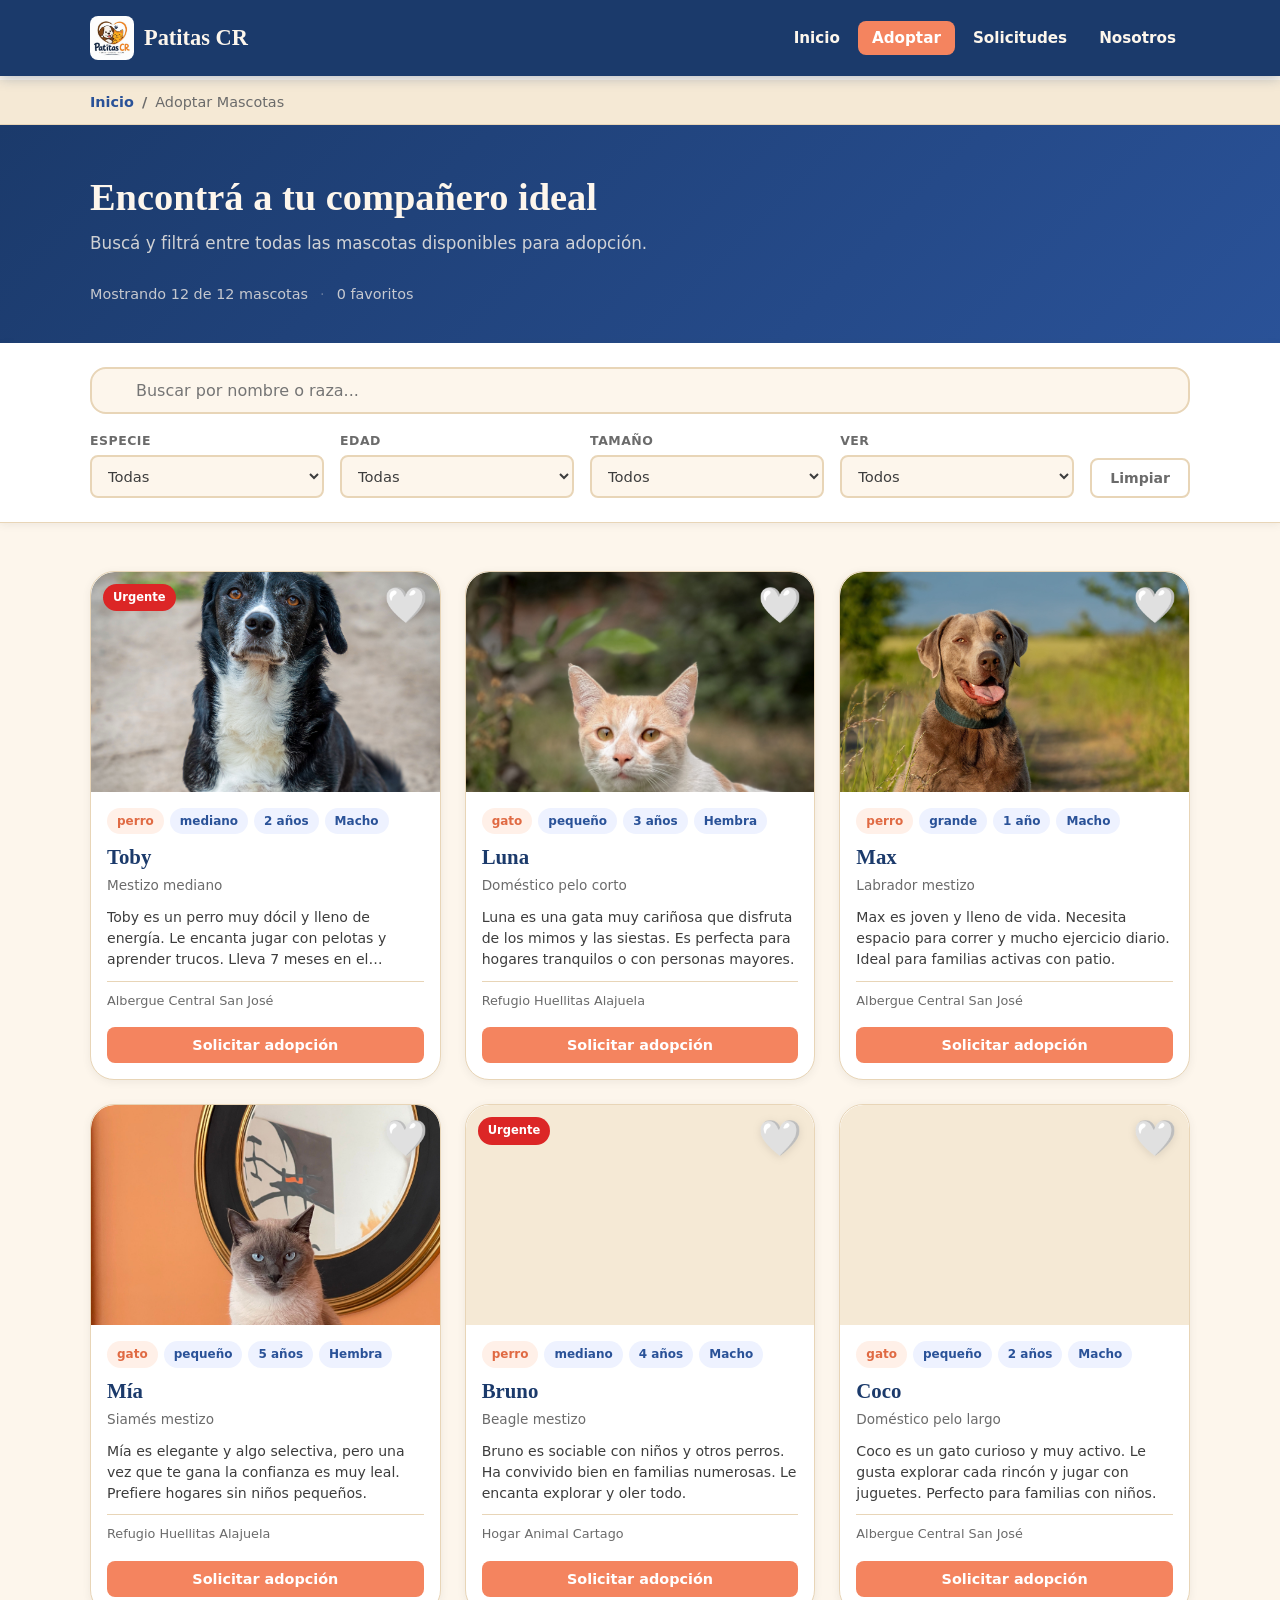
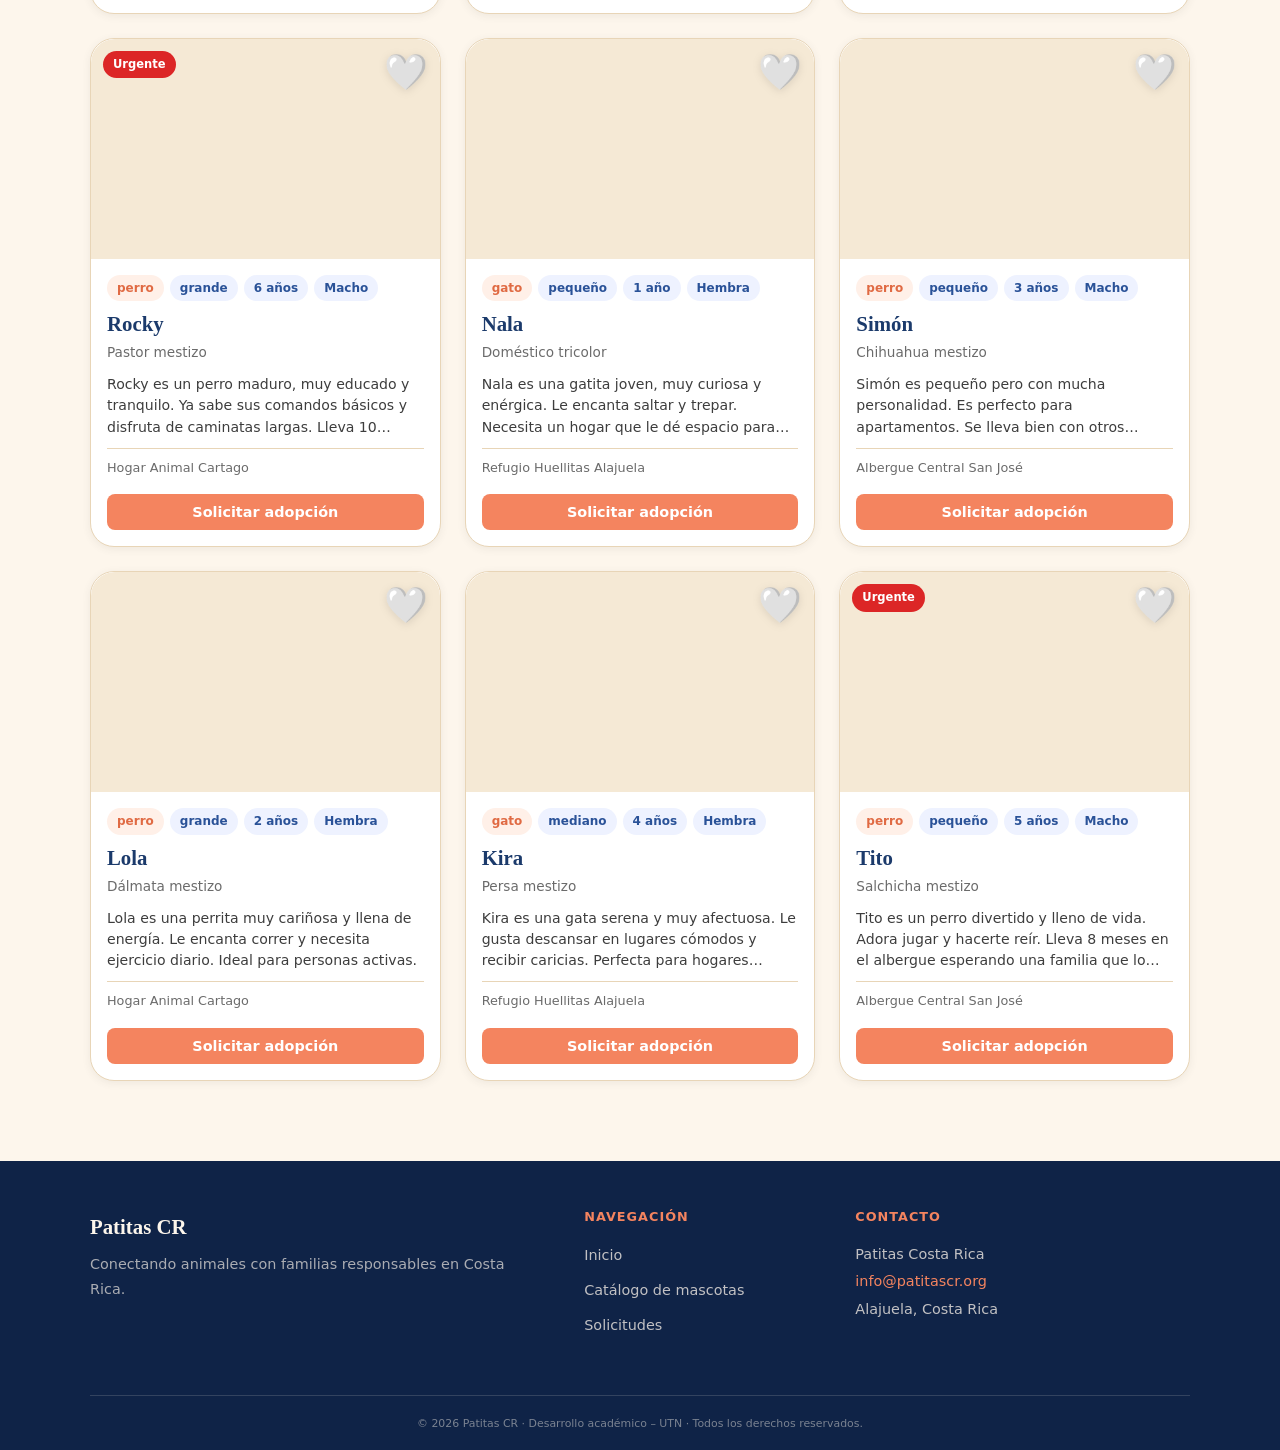
<file: catalogo.html>
<!DOCTYPE html>
<html lang="es">

<head>
    <meta charset="UTF-8">
    <meta name="viewport" content="width=device-width, initial-scale=1.0">
    <meta name="description" content="Explorá el catálogo de mascotas disponibles para adopción en Patitas CR.">
    <link rel="icon" type="image/jpeg" href="Images/adoptaPatitas/Imagen1.jpg" sizes="32x32">
    <link rel="stylesheet" href="css/style.css">
    <title>Patitas CR | Adoptar Mascotas</title>
</head>

<body>
    <!--HEADER-->
    <header class="site-header">
        <div class="container header-content">
            <!--MEDIANTE LA IMAGEN Y EL TITULO DEL HEADER PODEMOS IR AL INCIO-->
            <a href="index.html" class="logo" aria-label="Patitas CR - Inicio">
                <img src="Images/adoptaPatitas/Imagen1.jpg" alt="Patitas CR" class="logo-image">
                <strong>Patitas CR</strong>
            </a>
            <!--ESTO FUNCIONA COMO UN CHECKBOX QUE SI ESTA MARCADO MUESTRA EL MENU, ESTO FUNCIONA JUNTO CON EL CSS-->
            <input type="checkbox" id="menu-toggle" class="menu-toggle">
            <label for="menu-toggle" class="menu-button" aria-label="Abrir menú">
                <span></span><span></span><span></span>
            </label>
            <!--NAV PARA LOS ENLACES DE NAVEGACIÓN-->
            <nav class="main-nav" aria-label="Navegación principal">
                <ul>
                    <li><a href="index.html">Inicio</a></li>
                    <li><a class="active-link" href="catalogo.html">Adoptar</a></li>
                    <li><a href="registro.html">Solicitudes</a></li>
                    <li><a href="index.html#sobre-nosotros">Nosotros</a></li>
                </ul>
            </nav>
        </div>
    </header>

    <!--ESTO ES PARA SABER LA UBICACIÓN ACTUAL-->
    <nav class="breadcrumb" aria-label="Ubicación actual">
        <div class="container"><a href="index.html">Inicio</a><span>Adoptar Mascotas</span></div>
    </nav>

    <main>
    <!--CLASS HERO ES LA PRIMERA SECCION-->
        <section class="catalogo-hero">
            <div class="container">
                <h1>Encontrá a tu compañero ideal</h1>
                <p>Buscá y filtrá entre todas las mascotas disponibles para adopción.</p>
                    <!--DIVISION QUE MUESTRA LAS ESTADÍSTICAS DEL CATALOGO-->
                <div class="catalogo-stats" id="catalogo-stats" aria-live="polite">
                    <span id="stat-mostrando">Cargando...</span>
                    <span class="stat-sep" aria-hidden="true">·</span>
                    <span id="stat-favoritos">0 favoritos</span>
                </div>
            </div>
        </section>

            <!--SECCION DE CONTROLES DE BUSQUEDA Y FILTROS-->
        <section class="controles-section" aria-label="Buscar y filtrar mascotas">
            <!--ESTAS DOS CLASES, UNA ES PARA CENTRAR Y LA OTRA ES PARA ACOMODAR LOS FILTROS-->
            <div class="container controles-wrapper">

                <!--AGRUPA TODO EL BUSCADOR, SECCION PARA EL BUSCADOR-->
                <div class="busqueda-wrapper">
                    <!--EL SR-ONLY ES PARA PANTALLAS LECTORES DE PANTALLA, PERSONAS CON DISCAPACIDAD-->
                    <label for="campo-busqueda" class="sr-only">Buscar mascota por nombre o raza</label>
                    <span class="busqueda-icono" aria-hidden="true"></span>
                    <!--INPUT PARA EL BUSCADOR, DE TIPO SEARCH-->
                    <input type="search" id="campo-busqueda" class="campo-busqueda"
                        placeholder="Buscar por nombre o raza..." autocomplete="off" aria-label="Buscar mascota">
                </div>

                <!--DIVISION PARA LOS FILTROS-->
                <!--EL ARIA LABEL ES PARA PANTALLAS LECTORES DE PANTALLA, PERSONAS CON DISCAPACIDAD-->
                <div class="filtros-grupo" role="group" aria-label="Filtros de búsqueda">
                    <!--CADA FILTRO ES UN DIV CON LA CLASE filtro-item, CADA UNO ES INDEPENDIENTE-->
                    <div class="filtro-item">
                        <label for="filtro-especie">Especie</label>
                        <!--EL SELECT CREA UN MENÚ DESPLEGABLE PARA SELECCIONAR LA ESPECIE-->
                        <select id="filtro-especie" class="filtro-select">
                            <option value="todos">Todas</option>
                            <option value="perro">Perros</option>
                            <option value="gato">Gatos</option>
                        </select>
                    </div>
                    <div class="filtro-item">
                        <label for="filtro-edad">Edad</label>
                        <!--EL SELECT CREA UN MENÚ DESPLEGABLE PARA SELECCIONAR LA EDAD-->
                        <select id="filtro-edad" class="filtro-select">
                            <option value="todos">Todas</option>
                            <option value="cachorro">Cachorro (- de 1 año)</option>
                            <option value="joven">Joven (1-3 años)</option>
                            <option value="adulto">Adulto (4-7 años)</option>
                            <option value="senior">Senior (8+ años)</option>
                        </select>
                    </div>
                    <div class="filtro-item">
                        <label for="filtro-tamaño">Tamaño</label>
                        <!--EL SELECT CREA UN MENÚ DESPLEGABLE PARA SELECCIONAR EL TAMAÑO-->
                        <select id="filtro-tamaño" class="filtro-select">
                            <option value="todos">Todos</option>
                            <option value="pequeño">Pequeño</option>
                            <option value="mediano">Mediano</option>
                            <option value="grande">Grande</option>
                        </select>
                    </div>
                    <div class="filtro-item">
                        <label for="filtro-vista">Ver</label>
                        <!--EL SELECT CREA UN MENÚ DESPLEGABLE PARA SELECCIONAR LA VISTA-->
                        <select id="filtro-vista" class="filtro-select">
                            <option value="todos">Todos</option>
                            <option value="favoritos">Mis favoritos</option>
                            <option value="urgentes">Urgentes</option>
                        </select>
                    </div>
                    <!--BOTON PARA LIMPIAR LOS FILTROS-->
                    <button id="btn-limpiar" class="btn-limpiar" aria-label="Limpiar filtros">Limpiar</button>
                </div>
            </div>
        </section>

        <!--ACA COMIENZA EL CATALOGO DE MASCOTAS-->
        <!--EL ARIA-LABEL ES PARA PANTALLAS LECTORES DE PANTALLA, PERSONAS CON DISCAPACIDAD-->
        <section class="catalogo-section" aria-labelledby="titulo-catalogo">
            <div class="container">
                <!--EL SR-ONLY ES PARA PANTALLAS LECTORES DE PANTALLA, PERSONAS CON DISCAPACIDAD, para que se guien-->
                <h2 id="titulo-catalogo" class="sr-only">Mascotas disponibles</h2>
                <!--EL TOAST ES PARA MOSTRAR MENSAJES DE NOTIFICACIÓN, ejem: ❤️ Agregado a favoritos-->
                <div id="toast" class="toast" role="status" aria-live="polite"></div>
                <!--EN ESTA DIVISION EL GRID VA A SER DONDE JAVASCRIPT VA A DIBUJAR LAS MASCOTAS-->
                <div id="grid-mascotas" class="mascotas-grid" aria-live="polite"></div>
            </div>
        </section>

        <!--DIVISION DEL MODAL SOLICITUD DE ADOPCIÓN, EL ROLE="DIALOG" AYUDA A LOS LECTORES, ES UNA VENTANA DE DIALOGO -->
        <!--EL HIDDEN ES PARA OCULTAR EL MODAL POR DEFECTO-->
        <div id="modal-adopcion" class="modal-overlay" role="dialog" aria-modal="true" aria-labelledby="modal-titulo"
            hidden>

            <!--ESTA DIVISION CONTIENE LA CAJA DONDE ESTA EL MODAL-->
            <div class="modal-caja">
                <!--BOTON PARA CERRAR EL MODAL-->
                <button class="modal-cerrar" id="modal-cerrar" aria-label="Cerrar">×</button>

                <!--DIVISION DEL ENCABEZADO DEL MODAL-->
                <div class="modal-encabezado">
                    <!--PONDRA UN EMOJI, DEPENDIENDO SI ES GATO O PERRO-->
                    <span id="modal-emoji" aria-hidden="true"></span>
                    <h2 id="modal-titulo">Solicitar adopción</h2>
                    <p id="modal-subtitulo">Completá el formulario para expresar tu interés.</p>
                </div>
                <!--ACA COMIENZA EL FORMULARIO-->
                <!--EN LOS INPUT OCULTOS EL USUARIO NO LOS VE, PERO VAN A ALMACENAR INFORMACION-->
                <form id="form-adopcion" novalidate>
                    <input type="hidden" id="adopcion-mascota-id">
                    <input type="hidden" id="adopcion-mascota-nombre">

                    <!--DIVISION DE LOS CAMPOS DEL FORMULARIO, EL ASTERISCO SIGNIFICA QUE ES REQUERIDO-->
                    <!--TODOS LOS CAMPOS ESTAN SEPARADOS POR UNA DIVISION, TIENEN LA MISMA CLASE-->
                    <div class="campo-grupo">
                        <label for="adopcion-nombre">Nombre completo *</label>
                        <input type="text" id="adopcion-nombre" placeholder="Ej: María Rodríguez" autocomplete="name">
                        <span class="campo-error" id="error-adopcion-nombre"></span>
                    </div>
                    <div class="campo-grupo">
                        <label for="adopcion-email">Correo electrónico *</label>
                        <input type="email" id="adopcion-email" placeholder="Ej: maria@correo.com" autocomplete="email">
                        <span class="campo-error" id="error-adopcion-email"></span>
                    </div>
                    <div class="campo-grupo">
                        <label for="adopcion-telefono">Teléfono *</label>
                        <input type="tel" id="adopcion-telefono" placeholder="Ej: 8888-8888" autocomplete="tel">
                        <span class="campo-error" id="error-adopcion-telefono"></span>
                    </div>
                    <div class="campo-grupo">
                        <label for="adopcion-direccion">Dirección *</label>
                        <input type="text" id="adopcion-direccion" placeholder="Ej: San José, Costa Rica" autocomplete="street-address">
                        <span class="campo-error" id="error-adopcion-direccion"></span>
                    </div>
                    <div class="campo-grupo">
                        <label for="adopcion-motivo">¿Por qué querés adoptar esta mascota?</label>
                        <textarea id="adopcion-motivo" rows="3"
                        placeholder="Contanos sobre vos y tu hogar..."></textarea>
                    </div>

                    <!--ESTA DIVISION AGRUPA LOS BOTONES DEL MODAL-->
                    <div class="modal-acciones">
                        <button type="submit" class="btn-primary">Enviar solicitud</button>
                        <button type="button" class="btn-cancelar" id="btn-cancelar-modal">Cancelar</button>
                    </div>
                </form>

                <!--ESTE DIV COMIENZA OCULTO, SIRVE PARA MOSTRAR LA CONFIRMACION DE ENVIO-->
                <div id="modal-confirmacion" class="modal-confirmacion" hidden>
                    <span class="confirmacion-icono" aria-hidden="true"></span>
                    <h3>¡Solicitud enviada!</h3>
                    <p id="confirmacion-texto"></p>
                    <!--CUANDO EL USUARIO HACE CLICK EN EL BOTON, SE CIERRA EL MODAL-->
                    <button class="btn-primary" id="btn-cerrar-confirmacion">Entendido</button>
                </div>
            </div>
        </div>

    </main>

    <footer id="contacto">
        <div class="container footer-content">
            <div class="footer-marca">
                <p class="footer-logo">Patitas CR</p>
                <p>Conectando animales con familias responsables en Costa Rica.</p>
            </div>
            <nav class="footer-nav" aria-label="Pie de página">
                <h5>Navegación</h5>
                <ul>
                    <li><a href="index.html">Inicio</a></li>
                    <li><a href="catalogo.html">Catálogo de mascotas</a></li>
                    <li><a href="registro.html">Solicitudes</a></li>
                </ul>
            </nav>
            <address class="footer-contacto">
                <h5>Contacto</h5>
                Patitas Costa Rica<br>
                <a href="mailto:info@patitascr.org">info@patitascr.org</a><br>
                Alajuela, Costa Rica
            </address>
        </div>
        <div class="footer-bottom">
            <small>© 2026 Patitas CR · Desarrollo académico – UTN · Todos los derechos reservados.</small>
        </div>
    </footer>

    <!--CONEXIÓN A LOS ARCHIVOS JS-->
    <script src="js/catalogo.js"></script>

</body>

</html>
</file>
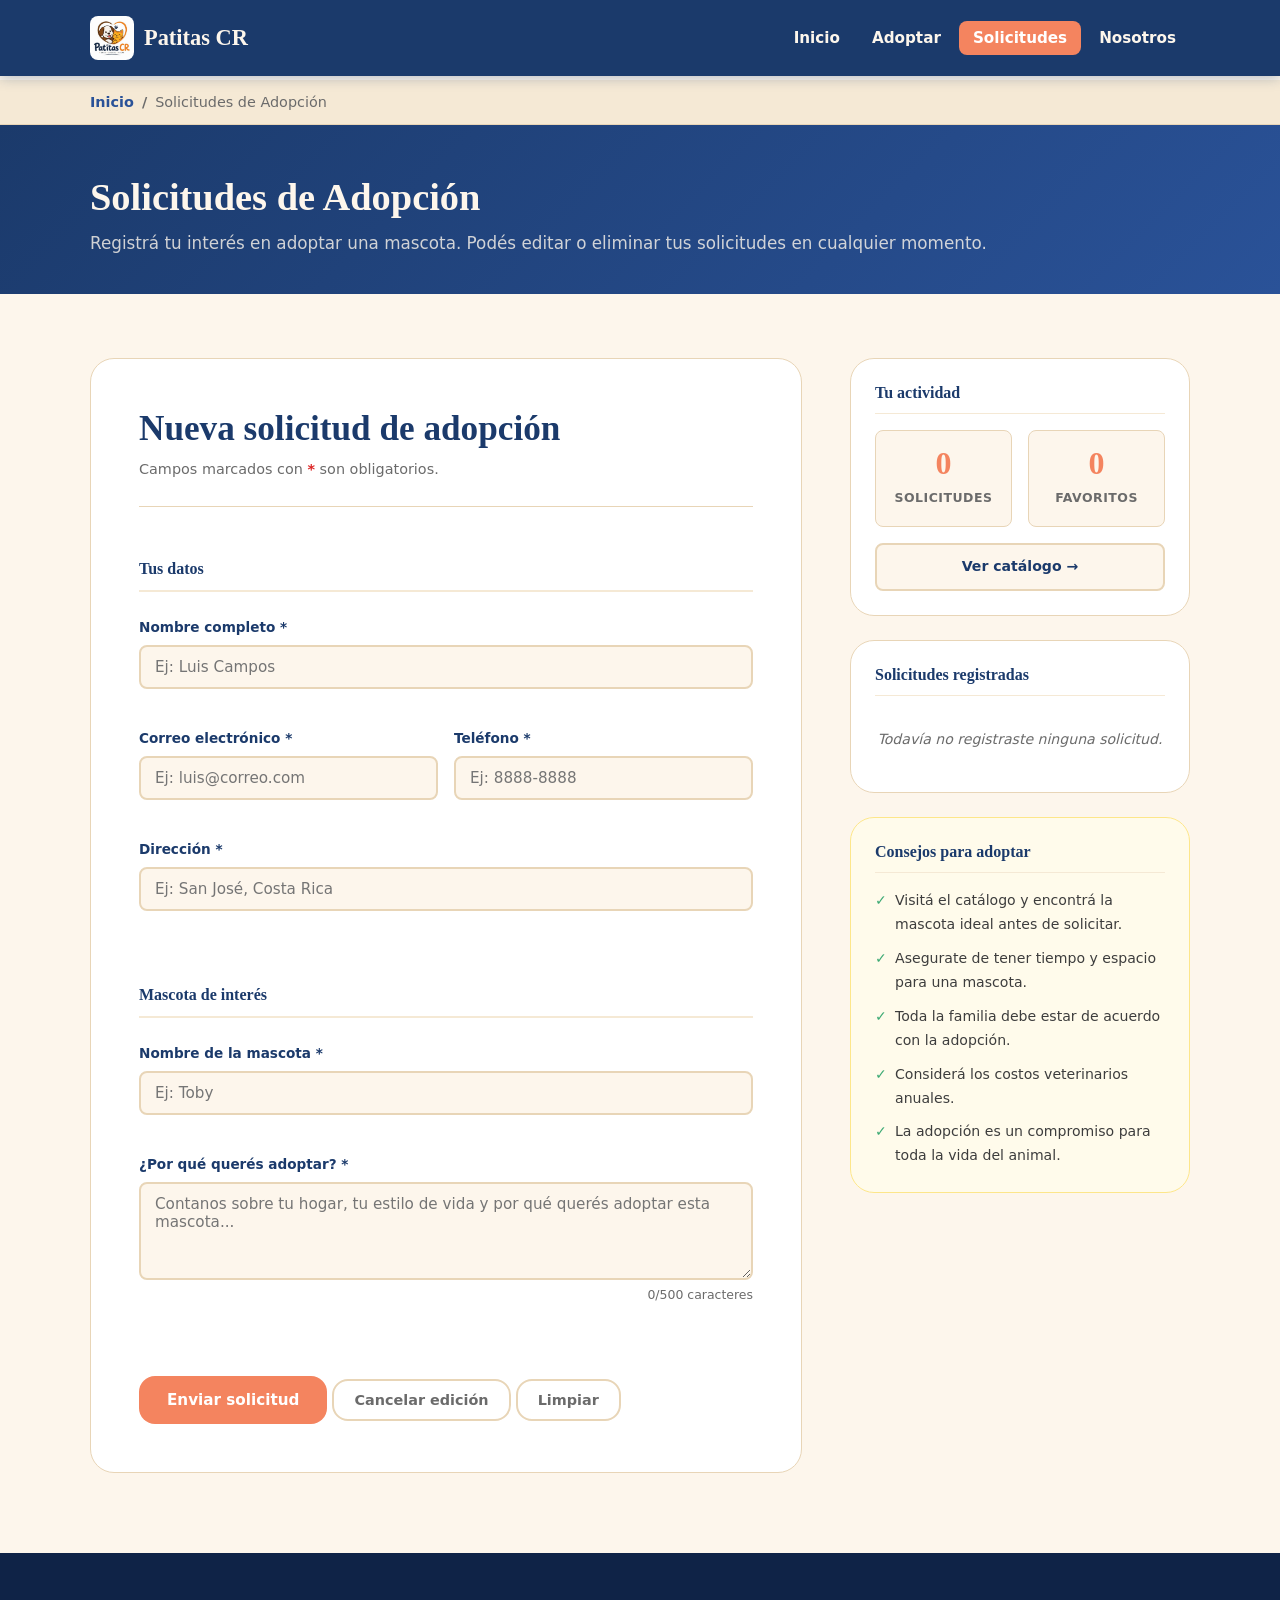
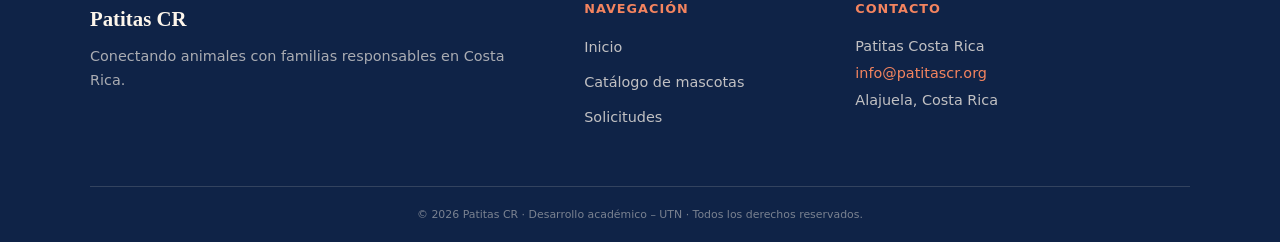
<file: registro.html>
<!DOCTYPE html>
<html lang="es">
<head>
    <meta charset="UTF-8">
    <meta name="viewport" content="width=device-width, initial-scale=1.0">
    <meta name="description" content="Registrá y gestioná tus solicitudes de adopción en Patitas CR.">
    <link rel="icon" type="image/jpeg" href="Images/adoptaPatitas/Imagen1.jpg" sizes="32x32">
    <link rel="stylesheet" href="css/style.css">
    <title>Patitas CR | Solicitudes de Adopción</title>
</head>
<body>

<header class="site-header">
    <div class="container header-content">
        <a href="index.html" class="logo" aria-label="Patitas CR - Inicio">
            <img src="Images/adoptaPatitas/Imagen1.jpg" alt="Patitas CR" class="logo-image">
            <strong>Patitas CR</strong>
        </a>
        <input type="checkbox" id="menu-toggle" class="menu-toggle">
        <label for="menu-toggle" class="menu-button" aria-label="Abrir menú">
            <span></span><span></span><span></span>
        </label>
        <nav class="main-nav" aria-label="Navegación principal">
            <ul>
                <li><a href="index.html">Inicio</a></li>
                <li><a href="catalogo.html">Adoptar</a></li>
                <li><a class="active-link" href="registro.html">Solicitudes</a></li>
                <li><a href="index.html#sobre-nosotros">Nosotros</a></li>
            </ul>
        </nav>
    </div>
</header>

<!--ESTE NAV ES PARA QUE EL USUARIO SE PUEDA UBICAR AL IGUAL QUE ESTA CON UN ARIA-LABEL PARA PERSONA CON DISCAPACIDAD, Y TAMBIEN PUEDA UBICARSE -->
<nav class="breadcrumb" aria-label="Ubicación actual">
    <div class="container"><a href="index.html">Inicio</a><span>Solicitudes de Adopción</span></div>
</nav>

<main>
<!--ESTA ES LA SECCION DE GESTION DE SOLICITUDES, la primera que se muestra al usuario -->
    <section class="gestion-hero">
        <div class="container">
            <h1>Solicitudes de Adopción</h1>
            <p>Registrá tu interés en adoptar una mascota. Podés editar o eliminar tus solicitudes en cualquier momento.</p>
        </div>
    </section>

    <!--ESTO ES UN  SEPARADOR, pero los lectores de pantalla lo ignoran-->
    <div class="paw-divider" aria-hidden="true"></div>

    <!--ACA YA SE ENCUENTRAN LOS AMBOS LADOS PRINCIPALES, FORMULARIO Y LISTA DE SOLICITUDES -->
    <section class="gestion-layout-section">
        <!--ESTE DIV CONTIENE EL LAYOUT QUE HACE QUE EL PANEL LATERAL PERMANEZCA AL LADO DEL FORMULARIO-->
        <div class="container gestion-layout">

            <!--FORMULARIO DE SOLICITUD-->
            <div class="gestion-formulario-col">
                <div class="formulario-wrapper">

                    <!--CONTIENE EL TITULO -->
                    <div class="form-encabezado">
                        <h2 id="form-titulo">Nueva solicitud de adopción</h2>
                        <p>Campos marcados con <span aria-label="obligatorio">*</span> son obligatorios.</p>
                    </div>

                    <!--ESTE DIV QUE MUESTRA LA INFORMACIÓN DE LA MASCOTA PRESELECCIONADA, esta oculto hasta que haya una-->
                    <div id="aviso-mascota" class="aviso-mascota" hidden>
                        <span aria-hidden="true"></span>
                        <!--VA A MOSTRAR EL NOMBRE DE LA MASCOTA SELECCIONADA, pero va a empezar vacio-->
                        <span id="aviso-mascota-texto">Vas a solicitar la adopción de <strong id="aviso-nombre"></strong></span>
                        <button id="btn-quitar-mascota" aria-label="Quitar mascota preseleccionada">×</button>
                    </div>

                    <!--DENTRO DE ESTA ETIQUETA FORM SE VAN A ENCONTRAR TODOS LOS CONTROLES QUE EL USUARIO VA A LLENAR-->
                    <!--EL NOVALIDATE ES POR SI EL NAVEGADOR TIENE HABILITADA LA VALIDACIÓN POR DEFECTO -->
                    <form id="form-solicitud" novalidate>
                        <!--ESTOS INPUTS OCULTOS ALMACENAN INFORMACION PARA JS -->
                        <input type="hidden" id="sol-id-edicion">

                        <!--DENTRO DEL FIELDSET SE ENCUENTRAN LOS CAMPOS DEL FORMULARIO-->
                        <fieldset class="form-fieldset">
                            <legend>Tus datos</legend>

                            <!--EN ESTOS DIV SE GUARDA CADA CAMPO DEL FORMULARIO, nombre, email, teléfono-->
                            <div class="campo-grupo">
                                <!--SI ESTA PRIMERO EL LABEL QUE HACE REFERENCIA AL ID Y DESPUES EL TYPE CON EL ID, SIGNIFICA QUE CUANDO APRIETA EL LABEL, SE ENFOCA EL INPUT -->
                                <label for="sol-nombre">Nombre completo *</label>
                                <input type="text" id="sol-nombre" placeholder="Ej: Luis Campos" autocomplete="name" maxlength="80">
                                <!--ESTO ES POR SI DEJA EL CAMPO VACIO-->
                                <span class="campo-error" id="error-nombre"></span>
                            </div>
                            <!--ESTE DIV CONTIENE LOS CAMPOS DE EMAIL Y TELÉFONO EN UNA MISMA FILA -->
                            <div class="campos-fila">
                                <div class="campo-grupo">
                                    <label for="sol-email">Correo electrónico *</label>
                                    <input type="email" id="sol-email" placeholder="Ej: luis@correo.com" autocomplete="email">
                                    <span class="campo-error" id="error-email"></span>
                                </div>
                                <div class="campo-grupo">
                                    <label for="sol-telefono">Teléfono *</label>
                                    <input type="tel" id="sol-telefono" placeholder="Ej: 8888-8888" autocomplete="tel">
                                    <span class="campo-error" id="error-telefono"></span>
                                </div>
                            </div>

                            <div class="campo-grupo">
                                <label for="sol-direccion">Dirección *</label>
                                <input type="text" id="sol-direccion" placeholder="Ej: San José, Costa Rica" autocomplete="street-address" maxlength="120">
                                <span class="campo-error" id="error-direccion"></span>
                            </div>
                        </fieldset>

                        <!--DENTRO DE ESTE FIELDSET SE ENCUENTRAN LOS CAMPOS RELACIONADOS CON LA MASCOTA DE INTERÉS -->
                        <fieldset class="form-fieldset">
                            <legend>Mascota de interés</legend>
                            <!--ESTE DIV ES PARA EL NOMBRE DE LA MASCOTA -->
                            <div class="campo-grupo">
                                <!--IGUAL QUE LA ANTERIOR CON QUE PRECIONE EL TITULO LO MANDA AL INPUT POR EL ID-->
                                <label for="sol-mascota">Nombre de la mascota *</label>
                                <input type="text" id="sol-mascota" placeholder="Ej: Toby">
                                <span class="campo-error" id="error-mascota"></span>
                            </div>
                            <!--ESTE DIV ES PARA EL MOTIVO DE ADOPTAR -->
                            <div class="campo-grupo">
                                <label for="sol-motivo">¿Por qué querés adoptar? *</label>
                                <textarea id="sol-motivo" rows="4"
                                    placeholder="Contanos sobre tu hogar, tu estilo de vida y por qué querés adoptar esta mascota..."
                                    maxlength="500"></textarea>
                                <div class="textarea-contador">
                                    <span id="contador-motivo">0</span>/500 caracteres
                                </div>
                                <span class="campo-error" id="error-motivo"></span>
                            </div>
                        </fieldset>

                        <!--ESTE DIV COMIENZA OCULTO PERO CUANDO SE ENVIA EL FORMULARIO SE MUESTRA, si se proceso bien o no-->
                        <div id="form-mensaje" class="form-mensaje" role="status" aria-live="polite" hidden></div>


                        <!--ESTE DIV AGRUPA TODOS LOS BOTONES DE ACCION-->
                        <div class="form-acciones">
                            <button type="submit" class="btn-primary btn-submit" id="btn-enviar">
                                Enviar solicitud
                            </button>
                        <!--ESTE BOTON ES PARA CANCELAR LA EDICION DE UNA SOLICITUD EXISTENTE, pero se muestra solo cuando se está editando una solicitud -->
                            <button type="button" class="btn-secundario" id="btn-cancelar-edicion" hidden>
                                Cancelar edición
                            </button>
                            <button type="button" class="btn-secundario" id="btn-limpiar-form">
                                Limpiar
                            </button>
                        </div>
                    </form>
                </div>
            </div>


            <!-- ASIDE, MUESTRA LO QUE SE ENCUENTRA AL APAR DEL FORMULARIO -->
            <aside class="gestion-aside" aria-label="Tus solicitudes registradas">
                <!--ESTE DIV MUESTRA UN RESUMEN DE LA ACTIVIDAD DEL USUARIO, en una tarjeta -->
                <div class="aside-card">
                    <h3>Tu actividad</h3>
                    <!--ESTE CONTENEDOR ORGANIZA ESTADISTICAS-->
                    <div class="actividad-grid">
                        <!--ESTE DIV MUESTRA EL NÚMERO DE SOLICITUDES REGISTRADAS, empieza mostrando 0, despues lo cambia el js-->
                        <div class="actividad-item">
                            <span class="actividad-num" id="resumen-solicitudes">0</span>
                            <span class="actividad-label">Solicitudes</span>
                        </div>
                        <!--ESTE DIV MUESTRA EL NÚMERO DE FAVORITOS, empieza mostrando 0, despues lo cambia el js-->
                        <div class="actividad-item">
                            <span class="actividad-num" id="resumen-favoritos">0</span>
                            <span class="actividad-label">Favoritos</span>
                        </div>
                    </div>
                    <!--ACA ES UNA REFERENCIA QUE MANDA DE NUEVO AL CATÁLOGO-->
                    <a href="catalogo.html" class="btn-ver-catalogo">Ver catálogo →</a>
                </div>

                <!--tarjeta, MUESTRA LAS SOLICITUDES REGISTRADAS-->
                <!--SOLO VA A TENER DOS ELEMENTOS, solicitudes registradas y eliminar todass-->
                <div class="aside-card">
                    <div style="display:flex;align-items:center;justify-content:space-between;margin-bottom:var(--sm);padding-bottom:10px;border-bottom:1.5px solid var(--crema-oscuro);">
                        <h3 style="margin:0;border:none;padding:0;">Solicitudes registradas</h3>
                        <button id="btn-limpiar-todo" class="btn-eliminar-sol" style="display:none;font-size:.8rem;padding:4px 8px;border-radius:var(--r-sm);border:1.5px solid var(--borde);" title="Eliminar todas">
                            Eliminar todas
                        </button>
                    </div>
                    <!--ESTO SALE POR DEFECTO CUANDO AUN NO HAY SOLICITUDES REGISTRADAS, CUANDO SI HAYAN EL JS LO CAMBIARA-->
                    <div id="lista-solicitudes" aria-live="polite">
                        <p class="aside-vacio">Todavía no registraste ninguna solicitud.</p>
                    </div>
                </div>

                <!--tarjeta, MUESTRA CONSEJOS PARA ADOPTAR-->
                <div class="aside-card aside-consejos">
                    <h3>Consejos para adoptar</h3>
                    <ul class="consejos-lista">
                        <li>Visitá el catálogo y encontrá la mascota ideal antes de solicitar.</li>
                        <li>Asegurate de tener tiempo y espacio para una mascota.</li>
                        <li>Toda la familia debe estar de acuerdo con la adopción.</li>
                        <li>Considerá los costos veterinarios anuales.</li>
                        <li>La adopción es un compromiso para toda la vida del animal.</li>
                    </ul>
                </div>

            </aside>
        </div>
    </section>

</main>

<!-- MODAL VER DETALLE -->
<!--ESTE ES PARECIDO AL DE CATALOGO PERO ESTE NOS VA A DAR LA INFORMACIÓN DETALLADA DE CADA SOLICITUD -->
<div id="modal-detalle" class="modal-overlay" role="dialog" aria-modal="true" aria-labelledby="detalle-titulo" hidden>
        <div class="modal-caja">
        <button class="modal-cerrar" id="cerrar-detalle" aria-label="Cerrar">×</button>
        <div class="modal-encabezado">
            <span aria-hidden="true"></span>
            <h2 id="detalle-titulo">Detalle de solicitud</h2>
        </div>
        <div id="detalle-contenido" class="detalle-contenido"></div>
            <div style="margin-top:var(--md);display:flex;gap:var(--sm);">
            <button class="btn-primary" id="btn-editar-desde-detalle">Editar solicitud</button>
            <button class="btn-secundario" id="cerrar-detalle-btn">Cerrar</button>
        </div>
    </div>
</div>

<!-- MODAL CONFIRMAR ELIMINAR -->
<!--LO MISMO, PERO PARA CONFIRMAR LA ELIMINACIÓN DE UNA SOLICITUD -->
<div id="modal-eliminar" class="modal-overlay" role="dialog" aria-modal="true" hidden>
    <div class="modal-caja modal-caja-sm">
        <h2>Confirmar eliminación</h2>
        <p id="msg-eliminar" style="color:var(--texto-suave);margin:var(--sm) 0 var(--md);"></p>
        <div class="modal-acciones-elim">
            <button id="btn-confirmar-eliminar" class="btn-eliminar-confirm">Sí, eliminar</button>
            <button id="btn-cancelar-eliminar" class="btn-cancelar-elim">Cancelar</button>
        </div>
    </div>
</div>

<footer id="contacto">
    <div class="container footer-content">
        <div class="footer-marca">
            <p class="footer-logo">Patitas CR</p>
            <p>Conectando animales con familias responsables en Costa Rica.</p>
        </div>
        <nav class="footer-nav" aria-label="Pie de página">
            <h5>Navegación</h5>
            <ul>
                <li><a href="index.html">Inicio</a></li>
                <li><a href="catalogo.html">Catálogo de mascotas</a></li>
                <li><a href="registro.html">Solicitudes</a></li>
            </ul>
        </nav>
        <address class="footer-contacto">
            <h5>Contacto</h5>
            Patitas Costa Rica<br>
            <a href="mailto:info@patitascr.org">info@patitascr.org</a><br>
            Alajuela, Costa Rica
        </address>
    </div>
    <div class="footer-bottom">
        <small>© 2026 Patitas CR · Desarrollo académico – UTN · Todos los derechos reservados.</small>
    </div>
</footer>

<!--CONEXIÓN A LOS ARCHIVOS JS-->
<script src="js/gestion.js"></script>
</body>
</html>
</file>
<file: css/style.css>
/* ================================================
   PATITAS CR — CSS GLOBAL ÚNICO
   Todas las páginas usan solo este archivo
================================================ */

/* ── TOKENS ─────────────────────────────────────── */
:root {
    --crema: #FDF6EC;
    --crema-oscuro: #F5E9D5;
    --naranja: #F4845F;
    --naranja-hover: #E06A43;
    --azul: #1B3A6B;
    --azul-claro: #2A5298;
    --verde: #3DAA74;
    --texto: #3D3D3D;
    --texto-suave: #6B6B6B;
    --borde: #E8D5B7;
    --blanco: #FFFFFF;

    --f-titulo: Georgia, 'Times New Roman', serif;
    --f-cuerpo: system-ui, -apple-system, Arial, sans-serif;

    --xs: 8px;
    --sm: 16px;
    --md: 24px;
    --lg: 48px;
    --xl: 80px;

    --r-sm: 8px;
    --r-md: 16px;
    --r-lg: 24px;
    --r-pill: 999px;

    --sombra-sm: 0 2px 8px rgba(61, 61, 61, .08);
    --sombra-md: 0 6px 20px rgba(61, 61, 61, .12);
    --sombra-lg: 0 12px 32px rgba(61, 61, 61, .15);
}

/* ── RESET ───────────────────────────────────────── */
*,
*::before,
*::after {
    margin: 0;
    padding: 0;
    box-sizing: border-box;
}

html {
    font-size: 16px;
    scroll-behavior: smooth;
}

body {
    font-family: var(--f-cuerpo);
    background: var(--crema);
    color: var(--texto);
    line-height: 1.7;
    padding-top: 80px;
}

img,
video,
iframe {
    max-width: 100%;
    height: auto;
    display: block;
}

a {
    text-decoration: none;
    color: inherit;
}

ul {
    list-style: none;
}

/* ── UTILIDADES ──────────────────────────────────── */
.container {
    width: min(92%, 1100px);
    margin: 0 auto;
}

section {
    padding: var(--xl) 0;
}

h1,
h2,
h3,
h4,
h5 {
    font-family: var(--f-titulo);
    color: var(--azul);
    line-height: 1.25;
    margin-bottom: var(--sm);
}

h1 {
    font-size: clamp(2rem, 5vw, 3rem);
}

h2 {
    font-size: clamp(1.5rem, 3.5vw, 2.2rem);
}

h3 {
    font-size: 1.2rem;
}

h4 {
    font-size: 1.05rem;
}

p {
    margin-bottom: var(--sm);
}

p:last-child {
    margin-bottom: 0;
}

.seccion-desc {
    color: var(--texto-suave);
    font-size: 1.05rem;
    max-width: 600px;
    margin-bottom: var(--lg);
}

.sr-only {
    position: absolute;
    width: 1px;
    height: 1px;
    padding: 0;
    margin: -1px;
    overflow: hidden;
    clip: rect(0, 0, 0, 0);
    white-space: nowrap;
    border: 0;
}

/* ── HEADER ──────────────────────────────────────── */
.site-header {
    background: var(--azul);
    padding: 16px 0;
    position: fixed;
    top: 0;
    left: 0;
    width: 100%;
    z-index: 1000;
    box-shadow: 0 2px 12px rgba(27, 58, 107, .3);
}

.header-content {
    display: flex;
    align-items: center;
    justify-content: space-between;
    gap: 20px;
}

.logo {
    display: flex;
    align-items: center;
    gap: 10px;
    font-family: var(--f-titulo);
    font-size: 1.4rem;
    color: var(--crema);
    font-weight: bold;
    white-space: nowrap;
}

.logo-image {
    width: 44px;
    height: 44px;
    object-fit: cover;
    border-radius: 8px;
    display: inline-block;
}

.logo strong {
    line-height: 1;
}

.logo-paw {
    font-size: 1.6rem;
}

.menu-toggle {
    display: none;
}

.menu-button {
    display: none;
    flex-direction: column;
    justify-content: space-between;
    width: 36px;
    height: 26px;
    cursor: pointer;
    background: none;
    border: none;
}

.menu-button span {
    display: block;
    height: 3px;
    background: var(--crema);
    border-radius: var(--r-pill);
}

.main-nav ul {
    display: flex;
    align-items: center;
    gap: 4px;
}

.main-nav a {
    color: var(--crema);
    font-weight: 600;
    font-size: .95rem;
    padding: 8px 14px;
    border-radius: var(--r-sm);
    transition: background .2s, color .2s;
}

.main-nav a:hover {
    background: var(--naranja);
    color: var(--blanco);
}

.main-nav a:focus-visible {
    outline: 3px solid var(--naranja);
    outline-offset: 2px;
}

.active-link {
    background: var(--naranja) !important;
    color: var(--blanco) !important;
}

/* ── BREADCRUMB ──────────────────────────────────── */
.breadcrumb {
    background: var(--crema-oscuro);
    border-bottom: 1px solid var(--borde);
    padding: 10px 0;
}

.breadcrumb .container {
    display: flex;
    align-items: center;
    gap: 8px;
    font-size: .9rem;
}

.breadcrumb a {
    color: var(--azul-claro);
    font-weight: 600;
}

.breadcrumb a::after {
    content: "/";
    margin-left: 8px;
    color: var(--texto-suave);
}

.breadcrumb span {
    color: var(--texto-suave);
}

/* ── BOTONES ─────────────────────────────────────── */
.btn-primary {
    display: inline-block;
    background: var(--naranja);
    color: var(--blanco);
    padding: 13px 26px;
    border-radius: var(--r-md);
    font-weight: 700;
    font-size: .95rem;
    border: 2px solid transparent;
    transition: background .2s, transform .15s;
    cursor: pointer;
    font-family: var(--f-cuerpo);
}

.btn-primary:hover {
    background: var(--naranja-hover);
    transform: translateY(-1px);
}

.btn-primary:focus-visible {
    outline: 3px solid var(--azul);
    outline-offset: 3px;
}

.btn-outline {
    display: inline-block;
    background: transparent;
    color: var(--crema);
    padding: 13px 26px;
    border-radius: var(--r-md);
    font-weight: 700;
    font-size: .95rem;
    border: 2px solid var(--crema);
    transition: background .2s, color .2s;
}

.btn-outline:hover {
    background: var(--crema);
    color: var(--azul);
}

.btn-link {
    display: inline-block;
    color: var(--azul);
    font-weight: 700;
    text-decoration: underline;
    text-underline-offset: 4px;
}

.btn-link:hover {
    color: var(--naranja);
}

.btn-grande {
    padding: 16px 32px;
    font-size: 1rem;
}

.btn-secundario {
    display: inline-block;
    background: none;
    border: 2px solid var(--borde);
    border-radius: var(--r-md);
    padding: 11px 20px;
    font-weight: 700;
    font-size: .9rem;
    color: var(--texto-suave);
    cursor: pointer;
    font-family: var(--f-cuerpo);
    transition: border-color .2s, color .2s;
}

.btn-secundario:hover {
    border-color: var(--naranja);
    color: var(--naranja);
}

/* ── DIVISOR ─────────────────────────────────────── */
.paw-divider {
    text-align: center;
    padding: 8px 0;
    letter-spacing: 12px;
    font-size: 1.1rem;
    opacity: .45;
}

/* ── HERO (INDEX) ────────────────────────────────── */
.hero {
    background: linear-gradient(135deg, var(--crema-oscuro) 0%, var(--crema) 100%);
    padding: var(--xl) 0;
    border-bottom: 2px solid var(--borde);
}

.hero-content {
    display: flex;
    align-items: center;
    gap: 60px;
}

.hero-text {
    flex: 1;
    min-width: 0;
}

.hero-badge {
    display: inline-block;
    background: #FFF0E8;
    color: var(--naranja-hover);
    border: 1.5px solid var(--naranja);
    padding: 6px 16px;
    border-radius: var(--r-pill);
    font-weight: 700;
    font-size: .85rem;
    margin-bottom: var(--sm);
}

.hero-text h1 {
    margin-bottom: var(--md);
}

.hero-text h1 em {
    font-style: normal;
    color: var(--naranja);
}

.hero-desc {
    color: var(--texto);
    font-size: 1.1rem;
    max-width: 500px;
    margin-bottom: var(--md);
}

.hero-contador {
    display: flex;
    gap: var(--lg);
    margin-bottom: var(--lg);
    padding: var(--md) 0;
    border-top: 1.5px solid var(--borde);
    border-bottom: 1.5px solid var(--borde);
}

.contador-item {
    display: flex;
    flex-direction: column;
}

.contador-num {
    font-family: var(--f-titulo);
    font-size: 2.2rem;
    font-weight: bold;
    color: var(--naranja);
    line-height: 1;
}

.contador-label {
    font-size: .8rem;
    color: var(--texto-suave);
    margin-top: 4px;
    text-transform: uppercase;
    letter-spacing: .5px;
}

.hero-actions {
    display: flex;
    align-items: center;
    gap: var(--md);
    flex-wrap: wrap;
}

.hero-image {
    flex: 0 0 420px;
    background: var(--blanco);
    padding: 14px;
    border-radius: var(--r-lg);
    box-shadow: var(--sombra-lg);
    border: 2px solid var(--borde);
}

.hero-image img {
    width: 100%;
    height: 100%;
    min-height: 280px;
    border-radius: var(--r-md);
    object-fit: cover;
    background: var(--crema-oscuro);
}

.hero-image figcaption {
    margin-top: 10px;
    font-size: .85rem;
    color: var(--texto-suave);
    text-align: center;
    font-style: italic;
}

/* ── SECCIONES INDEX ─────────────────────────────── */
#como-funciona {
    background: var(--blanco);
}

.pasos-grid {
    display: grid;
    grid-template-columns: repeat(auto-fit, minmax(260px, 1fr));
    gap: var(--md);
}

.paso-card {
    background: var(--crema);
    border: 1.5px solid var(--borde);
    border-radius: var(--r-lg);
    padding: var(--lg) var(--md);
    text-align: center;
    transition: transform .2s, box-shadow .2s;
}

.paso-card:hover {
    transform: translateY(-4px);
    box-shadow: var(--sombra-md);
}

.paso-icono {
    font-size: 2.8rem;
    margin-bottom: var(--sm);
    display: block;
}

.paso-card h3 {
    color: var(--azul);
    margin-bottom: 10px;
    font-size: 1.1rem;
}

.paso-card p {
    color: var(--texto-suave);
    font-size: .95rem;
    margin: 0;
}

#sobre-nosotros {
    background: var(--crema-oscuro);
}

.beneficios-grid {
    display: grid;
    grid-template-columns: repeat(auto-fit, minmax(230px, 1fr));
    gap: var(--md);
}

.beneficio-card {
    background: var(--blanco);
    border: 1.5px solid var(--borde);
    border-radius: var(--r-lg);
    padding: var(--md);
    transition: box-shadow .2s;
}

.beneficio-card:hover {
    box-shadow: var(--sombra-md);
}

.beneficio-icono {
    font-size: 2rem;
    display: block;
    margin-bottom: var(--xs);
}

.beneficio-card h4 {
    color: var(--azul);
    margin-bottom: 8px;
}

.beneficio-card p {
    color: var(--texto-suave);
    font-size: .92rem;
    margin: 0;
}

#finales-felices {
    background: var(--blanco);
}

.casos-grid {
    display: grid;
    grid-template-columns: repeat(auto-fit, minmax(280px, 1fr));
    gap: var(--md);
    margin-bottom: var(--lg);
}

.caso-card {
    background: var(--crema);
    border: 1.5px solid var(--borde);
    border-radius: var(--r-lg);
    overflow: hidden;
    box-shadow: var(--sombra-sm);
    transition: transform .2s, box-shadow .2s;
}

.caso-card:hover {
    transform: translateY(-3px);
    box-shadow: var(--sombra-md);
}

.caso-card-img {
    width: 100%;
    height: 180px;
    object-fit: cover;
    background: var(--crema-oscuro);
}

.caso-card-body {
    padding: var(--md);
}

.caso-card-body h3 {
    font-size: 1.05rem;
    color: var(--azul);
    margin-bottom: 6px;
}

.caso-card-body p {
    font-size: .9rem;
    color: var(--texto-suave);
    margin: 0;
    font-style: italic;
}

.caso-tag {
    display: inline-block;
    background: #E8F5EE;
    color: var(--verde);
    padding: 4px 12px;
    border-radius: var(--r-pill);
    font-size: .78rem;
    font-weight: 700;
    margin-bottom: 8px;
}

.casos-cta {
    text-align: center;
}

.cta-section {
    background: var(--azul);
    padding: var(--xl) 0;
}

.cta-content {
    display: flex;
    align-items: center;
    justify-content: space-between;
    gap: var(--lg);
    flex-wrap: wrap;
}

.cta-text h2 {
    color: var(--crema);
    margin-bottom: 8px;
}

.cta-text p {
    color: rgba(253, 246, 236, .8);
    margin: 0;
}

.cta-acciones {
    display: flex;
    gap: var(--sm);
    flex-wrap: wrap;
}

/* ── ESTADO VACÍO / CARGANDO ─────────────────────── */
.estado-cargando,
.estado-vacio {
    color: var(--texto-suave);
    font-style: italic;
    grid-column: 1/-1;
    text-align: center;
    padding: var(--lg) 0;
}

.estado-vacio-icono {
    font-size: 3rem;
    display: block;
    margin-bottom: var(--sm);
}

.estado-vacio h3 {
    color: var(--azul);
    margin-bottom: 8px;
}

/* ── CATÁLOGO HERO ───────────────────────────────── */
.catalogo-hero {
    background: linear-gradient(135deg, var(--azul) 0%, var(--azul-claro) 100%);
    padding: 48px 0 36px;
}

.catalogo-hero h1 {
    color: var(--crema);
    font-size: clamp(1.6rem, 4vw, 2.4rem);
    margin-bottom: 8px;
}

.catalogo-hero p {
    color: rgba(253, 246, 236, .8);
    font-size: 1.05rem;
    margin-bottom: var(--md);
}

.catalogo-stats {
    display: flex;
    align-items: center;
    gap: 12px;
    font-size: .9rem;
    color: rgba(253, 246, 236, .75);
}

.stat-sep {
    opacity: .4;
}

/* ── CONTROLES CATÁLOGO ──────────────────────────── */
.controles-section {
    background: var(--blanco);
    padding: var(--md) 0;
    border-bottom: 1.5px solid var(--borde);
    position: static;
    z-index: 105;
    box-shadow: var(--sombra-sm);
}

.controles-wrapper {
    display: flex;
    flex-direction: column;
    gap: var(--sm);
}

.busqueda-wrapper {
    position: relative;
}

.busqueda-icono {
    position: absolute;
    left: 14px;
    top: 50%;
    transform: translateY(-50%);
    font-size: 1rem;
    pointer-events: none;
}

.campo-busqueda {
    width: 100%;
    padding: 12px 16px 12px 44px;
    border: 2px solid var(--borde);
    border-radius: var(--r-md);
    font-size: 1rem;
    font-family: var(--f-cuerpo);
    background: var(--crema);
    color: var(--texto);
    transition: border-color .2s, box-shadow .2s;
}

.campo-busqueda:focus {
    outline: none;
    border-color: var(--naranja);
    box-shadow: 0 0 0 3px rgba(244, 132, 95, .2);
}

.filtros-grupo {
    display: flex;
    align-items: flex-end;
    gap: var(--sm);
    flex-wrap: wrap;
}

.filtro-item {
    display: flex;
    flex-direction: column;
    gap: 4px;
    flex: 1;
    min-width: 130px;
}

.filtro-item label {
    font-size: .78rem;
    font-weight: 700;
    color: var(--texto-suave);
    text-transform: uppercase;
    letter-spacing: .5px;
}

.filtro-select {
    padding: 10px 12px;
    border: 2px solid var(--borde);
    border-radius: var(--r-sm);
    font-size: .92rem;
    font-family: var(--f-cuerpo);
    background: var(--crema);
    color: var(--texto);
    cursor: pointer;
    transition: border-color .2s;
}

.filtro-select:focus {
    outline: none;
    border-color: var(--naranja);
}

.btn-limpiar {
    padding: 10px 18px;
    background: none;
    border: 2px solid var(--borde);
    border-radius: var(--r-sm);
    font-size: .88rem;
    font-weight: 700;
    color: var(--texto-suave);
    cursor: pointer;
    transition: border-color .2s, color .2s;
    white-space: nowrap;
    align-self: flex-end;
    font-family: var(--f-cuerpo);
}

.btn-limpiar:hover {
    border-color: var(--naranja);
    color: var(--naranja);
}

/* ── GRID MASCOTAS ───────────────────────────────── */
.catalogo-section {
    padding: var(--lg) 0 var(--xl);
}

.mascotas-grid {
    display: grid;
    grid-template-columns: repeat(auto-fill, minmax(280px, 1fr));
    gap: var(--md);
    transition: opacity 150ms ease;
}

.mascota-card {
    background: var(--blanco);
    border: 1.5px solid var(--borde);
    border-radius: var(--r-lg);
    overflow: hidden;
    box-shadow: var(--sombra-sm);
    transition: transform .2s, box-shadow .2s;
    display: flex;
    flex-direction: column;
    position: relative;
}

.mascota-card:hover {
    transform: translateY(-4px);
    box-shadow: var(--sombra-md);
}

.skeleton-card {
    min-height: 420px;
    pointer-events: none;
}

.skeleton-media {
    width: 100%;
    height: 220px;
    background: linear-gradient(90deg, var(--crema-oscuro) 25%, #efe4d0 50%, var(--crema-oscuro) 75%);
    background-size: 200% 100%;
    animation: shimmer 1.2s infinite linear;
}

.skeleton-body {
    padding: var(--sm);
    display: flex;
    flex-direction: column;
    gap: 10px;
}

.skeleton-line {
    height: 12px;
    border-radius: 999px;
    background: linear-gradient(90deg, var(--crema-oscuro) 25%, #efe4d0 50%, var(--crema-oscuro) 75%);
    background-size: 200% 100%;
    animation: shimmer 1.2s infinite linear;
}

.skeleton-line-short {
    width: 45%;
}

.skeleton-line-medium {
    width: 70%;
}

@keyframes shimmer {
    0% {
        background-position: 200% 0;
    }

    100% {
        background-position: -200% 0;
    }
}

.badge-urgente {
    position: absolute;
    top: 12px;
    left: 12px;
    background: #DC2626;
    color: white;
    font-size: .72rem;
    font-weight: 700;
    padding: 4px 10px;
    border-radius: var(--r-pill);
    z-index: 2;
}

.btn-favorito {
    position: absolute;
    top: 12px;
    right: 12px;
    background: none;
    border: none;
    font-size: 2.2rem;
    cursor: pointer;
    display: flex;
    align-items: center;
    justify-content: center;
    transition: transform .15s, filter .15s;
    z-index: 2;
    padding: 0;
    width: auto;
    height: auto;
    filter: drop-shadow(0 2px 4px rgba(0, 0, 0, 0.1));
}

.btn-favorito:hover {
    transform: scale(1.2);
    filter: drop-shadow(0 2px 6px rgba(0, 0, 0, 0.15));
}

.btn-favorito:active {
    transform: scale(0.95);
}

.mascota-img-wrapper {
    width: 100%;
    height: 220px;
    overflow: hidden;
    border-radius: var(--r-lg) var(--r-lg) 0 0;
    background: var(--crema-oscuro);
}

.mascota-img {
    width: 100%;
    height: 100%;
    object-fit: cover;
    object-position: center 20%;
    display: block;
    transition: transform .3s ease;
}

.mascota-card:hover .mascota-img {
    transform: scale(1.04);
}

.mascota-body {
    padding: var(--sm);
    display: flex;
    flex-direction: column;
    flex: 1;
    gap: 10px;
}

.mascota-tags {
    display: flex;
    gap: 6px;
    flex-wrap: wrap;
}

.mascota-tag {
    font-size: .75rem;
    font-weight: 700;
    padding: 3px 10px;
    border-radius: var(--r-pill);
    background: #EEF2FF;
    color: var(--azul-claro);
}

.mascota-tag.tag-especie {
    background: #FFF0E8;
    color: var(--naranja-hover);
}

.mascota-nombre {
    font-family: var(--f-titulo);
    font-size: 1.3rem;
    color: var(--azul);
    margin: 0;
}

.mascota-raza {
    font-size: .85rem;
    color: var(--texto-suave);
    margin: -6px 0 0;
}

.mascota-info {
    display: flex;
    gap: var(--sm);
    font-size: .82rem;
    color: var(--texto-suave);
}

.mascota-desc {
    font-size: .88rem;
    color: var(--texto);
    line-height: 1.5;
    margin: 0;
    display: -webkit-box;
    -webkit-line-clamp: 3;
    -webkit-box-orient: vertical;
    line-clamp: 3;
    overflow: hidden;
}

.mascota-albergue {
    font-size: .8rem;
    color: var(--texto-suave);
    display: flex;
    align-items: center;
    gap: 5px;
    margin-top: auto;
    padding-top: 8px;
    border-top: 1px solid var(--borde);
}

.mascota-acciones {
    display: flex;
    gap: 8px;
    padding: 0 var(--sm) var(--sm);
}

.btn-adoptar {
    flex: 1;
    padding: 10px;
    background: var(--naranja);
    color: white;
    border: none;
    border-radius: var(--r-sm);
    font-weight: 700;
    font-size: .9rem;
    cursor: pointer;
    transition: background .2s;
    font-family: var(--f-cuerpo);
}

.btn-adoptar:hover {
    background: var(--naranja-hover);
}

.btn-adoptar:disabled {
    background: var(--verde);
    opacity: .85;
    cursor: default;
}

/* ── TOAST ───────────────────────────────────────── */
.toast {
    position: fixed;
    bottom: 28px;
    left: 50%;
    transform: translateX(-50%) translateY(80px);
    background: var(--azul);
    color: var(--crema);
    padding: 12px 24px;
    border-radius: var(--r-pill);
    font-size: .92rem;
    font-weight: 600;
    box-shadow: var(--sombra-lg);
    z-index: 9999;
    opacity: 0;
    transition: transform .3s ease, opacity .3s ease;
    pointer-events: none;
    white-space: nowrap;
}

.toast.visible {
    opacity: 1;
    transform: translateX(-50%) translateY(0);
}

.toast.toast-exito {
    background: var(--verde);
}

.toast.toast-info {
    background: var(--azul);
}

.toast.toast-alerta {
    background: var(--naranja);
}

/* ── MODAL ───────────────────────────────────────── */
.modal-overlay {
    position: fixed;
    inset: 0;
    background: rgba(15, 35, 71, .6);
    display: flex;
    align-items: center;
    justify-content: center;
    z-index: 2000;
    padding: var(--sm);
    backdrop-filter: blur(3px);
}

.modal-overlay[hidden] {
    display: none;
}

.modal-caja {
    background: var(--blanco);
    border-radius: var(--r-lg);
    padding: var(--lg);
    width: 100%;
    max-width: 500px;
    max-height: 90vh;
    overflow-y: auto;
    position: relative;
    box-shadow: var(--sombra-lg);
    animation: modalEntrada .25s ease;
}

.modal-caja-sm {
    max-width: 400px;
}

@keyframes modalEntrada {
    from {
        opacity: 0;
        transform: scale(.95) translateY(10px)
    }

    to {
        opacity: 1;
        transform: scale(1) translateY(0)
    }
}

.modal-cerrar {
    position: absolute;
    top: 16px;
    right: 16px;
    background: none;
    border: 2px solid var(--borde);
    border-radius: 50%;
    width: 36px;
    height: 36px;
    font-size: 1rem;
    cursor: pointer;
    color: var(--texto-suave);
    display: flex;
    align-items: center;
    justify-content: center;
    transition: border-color .2s, color .2s;
}

.modal-cerrar:hover {
    border-color: var(--naranja);
    color: var(--naranja);
}

.modal-encabezado {
    text-align: center;
    margin-bottom: var(--md);
}

.modal-encabezado span {
    font-size: 2.5rem;
    display: block;
    margin-bottom: 8px;
}

.modal-encabezado h2 {
    margin-bottom: 6px;
    font-size: 1.4rem;
}

.modal-encabezado p {
    color: var(--texto-suave);
    font-size: .9rem;
    margin: 0;
}

.modal-confirmacion {
    text-align: center;
    padding: var(--md) 0;
}

.modal-confirmacion[hidden] {
    display: none;
}

.confirmacion-icono {
    font-size: 3rem;
    display: block;
    margin-bottom: var(--sm);
}

.modal-confirmacion h3 {
    color: var(--verde);
    margin-bottom: 10px;
}

.modal-confirmacion p {
    color: var(--texto-suave);
    font-size: .95rem;
    margin-bottom: var(--md);
}

.modal-acciones {
    display: flex;
    gap: var(--sm);
    margin-top: var(--md);
}

.modal-acciones .btn-primary {
    flex: 1;
    text-align: center;
    border: none;
}

.btn-cancelar {
    padding: 13px 20px;
    background: none;
    border: 2px solid var(--borde);
    border-radius: var(--r-md);
    font-weight: 700;
    font-size: .95rem;
    cursor: pointer;
    color: var(--texto-suave);
    font-family: var(--f-cuerpo);
    transition: border-color .2s;
}

.btn-cancelar:hover {
    border-color: var(--texto-suave);
}

.modal-acciones-elim {
    display: flex;
    gap: var(--sm);
}

.btn-eliminar-confirm {
    flex: 1;
    padding: 12px;
    background: #DC2626;
    color: white;
    border: none;
    border-radius: var(--r-sm);
    font-weight: 700;
    font-size: .95rem;
    cursor: pointer;
    font-family: var(--f-cuerpo);
    transition: background .2s;
}

.btn-eliminar-confirm:hover {
    background: #B91C1C;
}

.btn-cancelar-elim {
    flex: 1;
    padding: 12px;
    background: none;
    border: 2px solid var(--borde);
    border-radius: var(--r-sm);
    font-weight: 700;
    font-size: .95rem;
    cursor: pointer;
    font-family: var(--f-cuerpo);
    color: var(--texto-suave);
    transition: border-color .2s;
}

/* ── FORMULARIOS (COMPARTIDO) ────────────────────── */
.campo-grupo {
    display: flex;
    flex-direction: column;
    gap: 6px;
    margin-bottom: var(--sm);
}

.campo-grupo:last-child {
    margin-bottom: 0;
}

.campo-grupo label {
    font-size: .85rem;
    font-weight: 700;
    color: var(--azul);
}

.campo-grupo input,
.campo-grupo select,
.campo-grupo textarea {
    padding: 11px 14px;
    border: 2px solid var(--borde);
    border-radius: var(--r-sm);
    font-size: .95rem;
    font-family: var(--f-cuerpo);
    background: var(--crema);
    color: var(--texto);
    transition: border-color .2s, box-shadow .2s;
    width: 100%;
}

.campo-grupo input:focus,
.campo-grupo select:focus,
.campo-grupo textarea:focus {
    outline: none;
    border-color: var(--naranja);
    box-shadow: 0 0 0 3px rgba(244, 132, 95, .18);
}

.campo-grupo input.campo-invalido,
.campo-grupo select.campo-invalido,
.campo-grupo textarea.campo-invalido {
    border-color: #DC2626;
    background: #FFF5F5;
}

.campo-grupo input.campo-valido,
.campo-grupo select.campo-valido {
    border-color: var(--verde);
}

.campo-error {
    font-size: .8rem;
    color: #DC2626;
    font-weight: 600;
    min-height: 16px;
    display: block;
}

.campos-fila {
    display: grid;
    grid-template-columns: 1fr 1fr;
    gap: var(--sm);
}

/* ── GESTIÓN HERO ────────────────────────────────── */
.gestion-hero {
    background: linear-gradient(135deg, var(--azul) 0%, var(--azul-claro) 100%);
    padding: 48px 0 36px;
}

.gestion-hero h1 {
    color: var(--crema);
    font-size: clamp(1.6rem, 4vw, 2.4rem);
    margin-bottom: 8px;
}

.gestion-hero p {
    color: rgba(253, 246, 236, .8);
    font-size: 1.05rem;
    margin: 0;
}

/* ── GESTIÓN LAYOUT ──────────────────────────────── */
.gestion-layout-section {
    padding: var(--lg) 0 var(--xl);
}

.gestion-layout {
    display: grid;
    grid-template-columns: 1fr 340px;
    gap: var(--lg);
    align-items: start;
}

.gestion-formulario-col {
    display: flex;
    flex-direction: column;
    gap: var(--md);
}

.formulario-wrapper {
    background: var(--blanco);
    border: 1.5px solid var(--borde);
    border-radius: var(--r-lg);
    padding: var(--lg);
}

.form-encabezado {
    margin-bottom: var(--lg);
    padding-bottom: var(--md);
    border-bottom: 1.5px solid var(--borde);
}

.form-encabezado h2 {
    margin-bottom: 6px;
}

.form-encabezado p {
    color: var(--texto-suave);
    font-size: .9rem;
    margin: 0;
}

.form-encabezado span {
    color: #DC2626;
    font-weight: bold;
}

.form-fieldset {
    border: none;
    padding: 0;
    margin: 0 0 var(--lg);
}

.form-fieldset legend {
    font-family: var(--f-titulo);
    font-size: 1rem;
    font-weight: bold;
    color: var(--azul);
    margin-bottom: var(--md);
    padding-bottom: 8px;
    border-bottom: 2px solid var(--crema-oscuro);
    width: 100%;
    display: block;
}

.textarea-contador {
    font-size: .78rem;
    color: var(--texto-suave);
    text-align: right;
    margin-top: -2px;
}

.form-mensaje {
    padding: 14px 18px;
    border-radius: var(--r-sm);
    font-weight: 600;
    font-size: .95rem;
    margin-bottom: var(--sm);
}

.form-mensaje[hidden] {
    display: none;
}

.form-mensaje.mensaje-exito {
    background: #ECFDF5;
    color: #065F46;
    border: 1.5px solid var(--verde);
}

.form-mensaje.mensaje-error {
    background: #FFF5F5;
    color: #991B1B;
    border: 1.5px solid #DC2626;
}

.form-mensaje.mensaje-warning {
    background: #FFF7E6;
    color: #9A2C00;
    border: 1.5px solid #F59E0B;
    border-left: 5px solid #F59E0B;
    box-shadow: 0 2px 8px rgba(245, 158, 11, .16);
}

/* ── ASIDE GESTIÓN ───────────────────────────────── */
.gestion-aside {
    display: flex;
    flex-direction: column;
    gap: var(--md);
    position: sticky;
    top: 100px;
}

.aside-card {
    background: var(--blanco);
    border: 1.5px solid var(--borde);
    border-radius: var(--r-lg);
    padding: var(--md);
}

.aside-card h3 {
    font-size: 1rem;
    margin-bottom: var(--sm);
    padding-bottom: 10px;
    border-bottom: 1.5px solid var(--crema-oscuro);
}

.aside-vacio {
    color: var(--texto-suave);
    font-size: .88rem;
    font-style: italic;
    text-align: center;
    padding: var(--sm) 0;
}

.solicitud-item {
    display: flex;
    align-items: flex-start;
    justify-content: space-between;
    gap: 16px;
    padding: 14px 0;
    border-bottom: 1px solid var(--crema-oscuro);
}

.solicitud-item:last-child {
    border-bottom: none;
    padding-bottom: 0;
}

.solicitud-info {
    flex: 1;
    min-width: 0;
    display: flex;
    flex-direction: column;
    gap: 6px;
}

.solicitud-nombre {
    font-weight: 700;
    font-size: 1rem;
    color: var(--azul);
    display: block;
    margin-bottom: 6px;
}

.solicitud-mascota {
    font-size: .88rem;
    color: var(--naranja-hover);
    font-weight: 600;
    display: block;
}

.solicitud-fecha {
    font-size: .8rem;
    color: var(--texto-suave);
}

.btn-eliminar-sol {
    background: none;
    border: none;
    cursor: pointer;
    font-size: 1rem;
    padding: 4px;
    border-radius: 4px;
    color: var(--texto-suave);
    transition: color .2s;
}

.btn-eliminar-sol:hover {
    color: #DC2626;
}

.actividad-grid {
    display: grid;
    grid-template-columns: 1fr 1fr;
    gap: var(--sm);
    margin-bottom: var(--sm);
}

.actividad-item {
    background: var(--crema);
    border-radius: var(--r-sm);
    padding: var(--sm);
    text-align: center;
    border: 1.5px solid var(--borde);
}

.actividad-num {
    display: block;
    font-family: var(--f-titulo);
    font-size: 2rem;
    color: var(--naranja);
    font-weight: bold;
    line-height: 1;
    margin-bottom: 4px;
}

.actividad-label {
    font-size: .78rem;
    color: var(--texto-suave);
    text-transform: uppercase;
    letter-spacing: .5px;
    font-weight: 700;
}

.btn-ver-catalogo {
    display: block;
    text-align: center;
    padding: 10px;
    background: var(--crema);
    border: 2px solid var(--borde);
    border-radius: var(--r-sm);
    font-size: .88rem;
    font-weight: 700;
    color: var(--azul);
    transition: border-color .2s, background .2s;
}

.btn-ver-catalogo:hover {
    border-color: var(--naranja);
    background: #FFF0E8;
    color: var(--naranja-hover);
}

.aside-consejos {
    background: #FFFBEB;
    border-color: #FDE68A;
}

.consejos-lista {
    display: flex;
    flex-direction: column;
    gap: 10px;
}

.consejos-lista li {
    font-size: .88rem;
    color: var(--texto);
    padding-left: 20px;
    position: relative;
}

.consejos-lista li::before {
    content: "✓";
    position: absolute;
    left: 0;
    color: var(--verde);
    font-weight: 700;
}

/* ── FOOTER ──────────────────────────────────────── */
footer {
    background: #0F2347;
    color: var(--crema);
    padding: var(--lg) 0 0;
}

.footer-content {
    display: grid;
    grid-template-columns: 2fr 1fr 1.5fr;
    gap: var(--lg);
    padding-bottom: var(--lg);
    border-bottom: 1px solid rgba(253, 246, 236, .15);
}

.footer-logo {
    font-family: var(--f-titulo);
    font-size: 1.3rem;
    font-weight: bold;
    margin-bottom: var(--xs);
    color: var(--crema);
}

.footer-marca p:last-child {
    color: rgba(253, 246, 236, .65);
    font-size: .9rem;
}

.footer-nav h5,
.footer-contacto h5 {
    color: var(--naranja);
    font-family: var(--f-cuerpo);
    font-size: .8rem;
    text-transform: uppercase;
    letter-spacing: 1px;
    margin-bottom: var(--sm);
}

.footer-nav ul li {
    margin-bottom: 8px;
}

.footer-nav a {
    color: rgba(253, 246, 236, .75);
    font-size: .9rem;
    transition: color .2s;
}

.footer-nav a:hover {
    color: var(--naranja);
}

.footer-contacto {
    font-style: normal;
    color: rgba(253, 246, 236, .75);
    font-size: .9rem;
    line-height: 1.9;
}

.footer-contacto a {
    color: var(--naranja);
}

.footer-contacto a:hover {
    text-decoration: underline;
}

.footer-bottom {
    text-align: center;
    padding: var(--sm) 0;
    color: rgba(253, 246, 236, .45);
    font-size: .82rem;
}

/* ── MEDIA QUERY TABLET ──────────────────────────── */
@media (max-width:900px) {
    body {
        padding-top: 76px;
    }

    .hero-content {
        flex-direction: column;
        gap: var(--lg);
    }

    .hero-image {
        flex: none;
        width: 100%;
        max-width: 560px;
    }

    .controles-section {
        top: 76px;
    }

    .footer-content {
        grid-template-columns: 1fr 1fr;
    }

    .footer-marca {
        grid-column: 1/-1;
    }

    .cta-content {
        flex-direction: column;
        text-align: center;
    }

    .cta-acciones {
        justify-content: center;
    }

    .gestion-layout {
        grid-template-columns: 1fr;
    }

    .gestion-aside {
        position: static;
    }
}

/* ── MEDIA QUERY MÓVIL ───────────────────────────── */
@media (max-width:700px) {
    body {
        padding-top: 70px;
    }

    .site-header {
        padding: 12px 0;
    }

    .menu-button {
        display: flex;
    }

    .main-nav {
        display: none;
        position: absolute;
        top: 56px;
        left: 0;
        width: 100%;
        background: var(--azul);
        border-top: 2px solid var(--naranja);
        padding: var(--sm);
        border-radius: 0 0 var(--r-md) var(--r-md);
        z-index: 999;
        box-shadow: var(--sombra-lg);
    }

    .menu-toggle:checked~.main-nav {
        display: block;
    }

    .main-nav ul {
        flex-direction: column;
        align-items: stretch;
        gap: 6px;
    }

    .main-nav a {
        display: block;
        padding: 13px 16px;
        background: rgba(255, 255, 255, .07);
        border-radius: var(--r-sm);
    }

    .controles-section {
        position: static;
    }

    .filtros-grupo {
        flex-direction: column;
    }

    .filtro-item {
        min-width: 0;
        width: 100%;
    }

    .btn-limpiar {
        width: 100%;
    }

    .mascotas-grid {
        grid-template-columns: 1fr;
    }

    .hero {
        padding: 48px 0;
    }

    .hero-actions {
        flex-direction: column;
        align-items: stretch;
    }

    .btn-primary,
    .btn-link {
        text-align: center;
        width: 100%;
    }

    .btn-link {
        width: auto;
    }

    section {
        padding: 48px 0;
    }

    .pasos-grid,
    .beneficios-grid,
    .casos-grid {
        grid-template-columns: 1fr;
    }

    .footer-content {
        grid-template-columns: 1fr;
        gap: var(--md);
    }

    .cta-acciones {
        flex-direction: column;
    }

    .btn-grande {
        text-align: center;
        width: 100%;
    }

    .breadcrumb .container {
        font-size: .85rem;
    }

    .campos-fila {
        grid-template-columns: 1fr;
    }

    .form-acciones {
        flex-direction: column;
        align-items: stretch;
    }

    .btn-submit,
    .btn-secundario {
        text-align: center;
        width: 100%;
    }

    .modal-acciones {
        flex-direction: column;
    }

    .modal-caja {
        padding: var(--md);
    }

    .toast {
        white-space: normal;
        text-align: center;
        max-width: 90vw;
    }

    .paw-divider {
        letter-spacing: 6px;
    }
}

/* ── MEDIA QUERY PEQUEÑO ─────────────────────────── */
@media (max-width:420px) {
    .logo {
        font-size: 1.15rem;
    }

    h1 {
        font-size: 1.75rem;
    }

    .hero-contador {
        flex-wrap: wrap;
        gap: var(--sm);
    }
}

/* ── REDUCCIÓN DE MOVIMIENTO ─────────────────────── */
@media (prefers-reduced-motion:reduce) {

    .paso-card,
    .beneficio-card,
    .caso-card,
    .btn-primary,
    .mascota-card {
        transition: none;
    }

    html {
        scroll-behavior: auto;
    }
}

/* ── AVISO MASCOTA PRESELECCIONADA ──────────────── */
.aviso-mascota {
    display: flex;
    align-items: center;
    gap: 10px;
    background: #FFF0E8;
    border: 1.5px solid var(--naranja);
    border-radius: var(--r-sm);
    padding: 12px 16px;
    margin-bottom: var(--md);
    font-size: .92rem;
    font-weight: 600;
    color: var(--naranja-hover);
}

.aviso-mascota[hidden] {
    display: none;
}

.aviso-mascota button {
    margin-left: auto;
    background: none;
    border: none;
    cursor: pointer;
    font-size: 1rem;
    color: var(--naranja-hover);
    padding: 2px 6px;
    border-radius: 4px;
}

.aviso-mascota button:hover {
    background: rgba(244, 132, 95, .2);
}

/* ── ACCIONES EN CADA SOLICITUD ─────────────────── */
.sol-acciones {
    display: flex;
    gap: 10px;
    flex-shrink: 0;
    align-items: center;
}

.btn-sol-accion {
    background: none;
    border: 1.5px solid var(--borde);
    border-radius: 10px;
    min-width: 64px;
    height: 36px;
    cursor: pointer;
    font-size: .92rem;
    padding: 0 10px;
    display: flex;
    align-items: center;
    justify-content: center;
    gap: 8px;
    color: var(--azul);
    font-weight: 700;
    transition: transform .12s ease, border-color .2s, background .2s;
}

.btn-sol-accion:hover {
    transform: translateY(-2px);
    border-color: var(--naranja);
    background: #FFF0E8;
}

.btn-sol-accion.btn-elim:hover {
    border-color: #DC2626;
    background: #FFF5F5;
}

/* Ajustes para pantallas pequeñas: apilar y hacer botones más fáciles de tocar */
@media (max-width:700px) {
    .solicitud-item {
        flex-direction: column;
        gap: 8px;
        padding: 12px 0;
    }

    .sol-acciones {
        width: 100%;
        justify-content: flex-start;
        gap: 8px;
    }

    .btn-sol-accion {
        min-width: 48px;
        height: 36px;
        padding: 6px 10px;
        font-size: .9rem;
    }
}

/* Badge "editando" en la lista */
.badge-editando {
    display: inline-block;
    background: var(--naranja);
    color: white;
    font-size: .68rem;
    font-weight: 700;
    padding: 2px 7px;
    border-radius: var(--r-pill);
    margin-left: 6px;
    vertical-align: middle;
}

/* ── TABLA DE DETALLE ────────────────────────────── */
.detalle-tabla {
    width: 100%;
    border-collapse: collapse;
    font-size: .92rem;
}

.detalle-tabla th,
.detalle-tabla td {
    padding: 10px 12px;
    border-bottom: 1px solid var(--borde);
    text-align: left;
    vertical-align: top;
}

.detalle-tabla th {
    width: 36%;
    font-weight: 700;
    color: var(--azul);
    background: var(--crema);
}

.detalle-tabla td {
    color: var(--texto);
}

.detalle-tabla tr:last-child th,
.detalle-tabla tr:last-child td {
    border-bottom: none;
}
</file>
